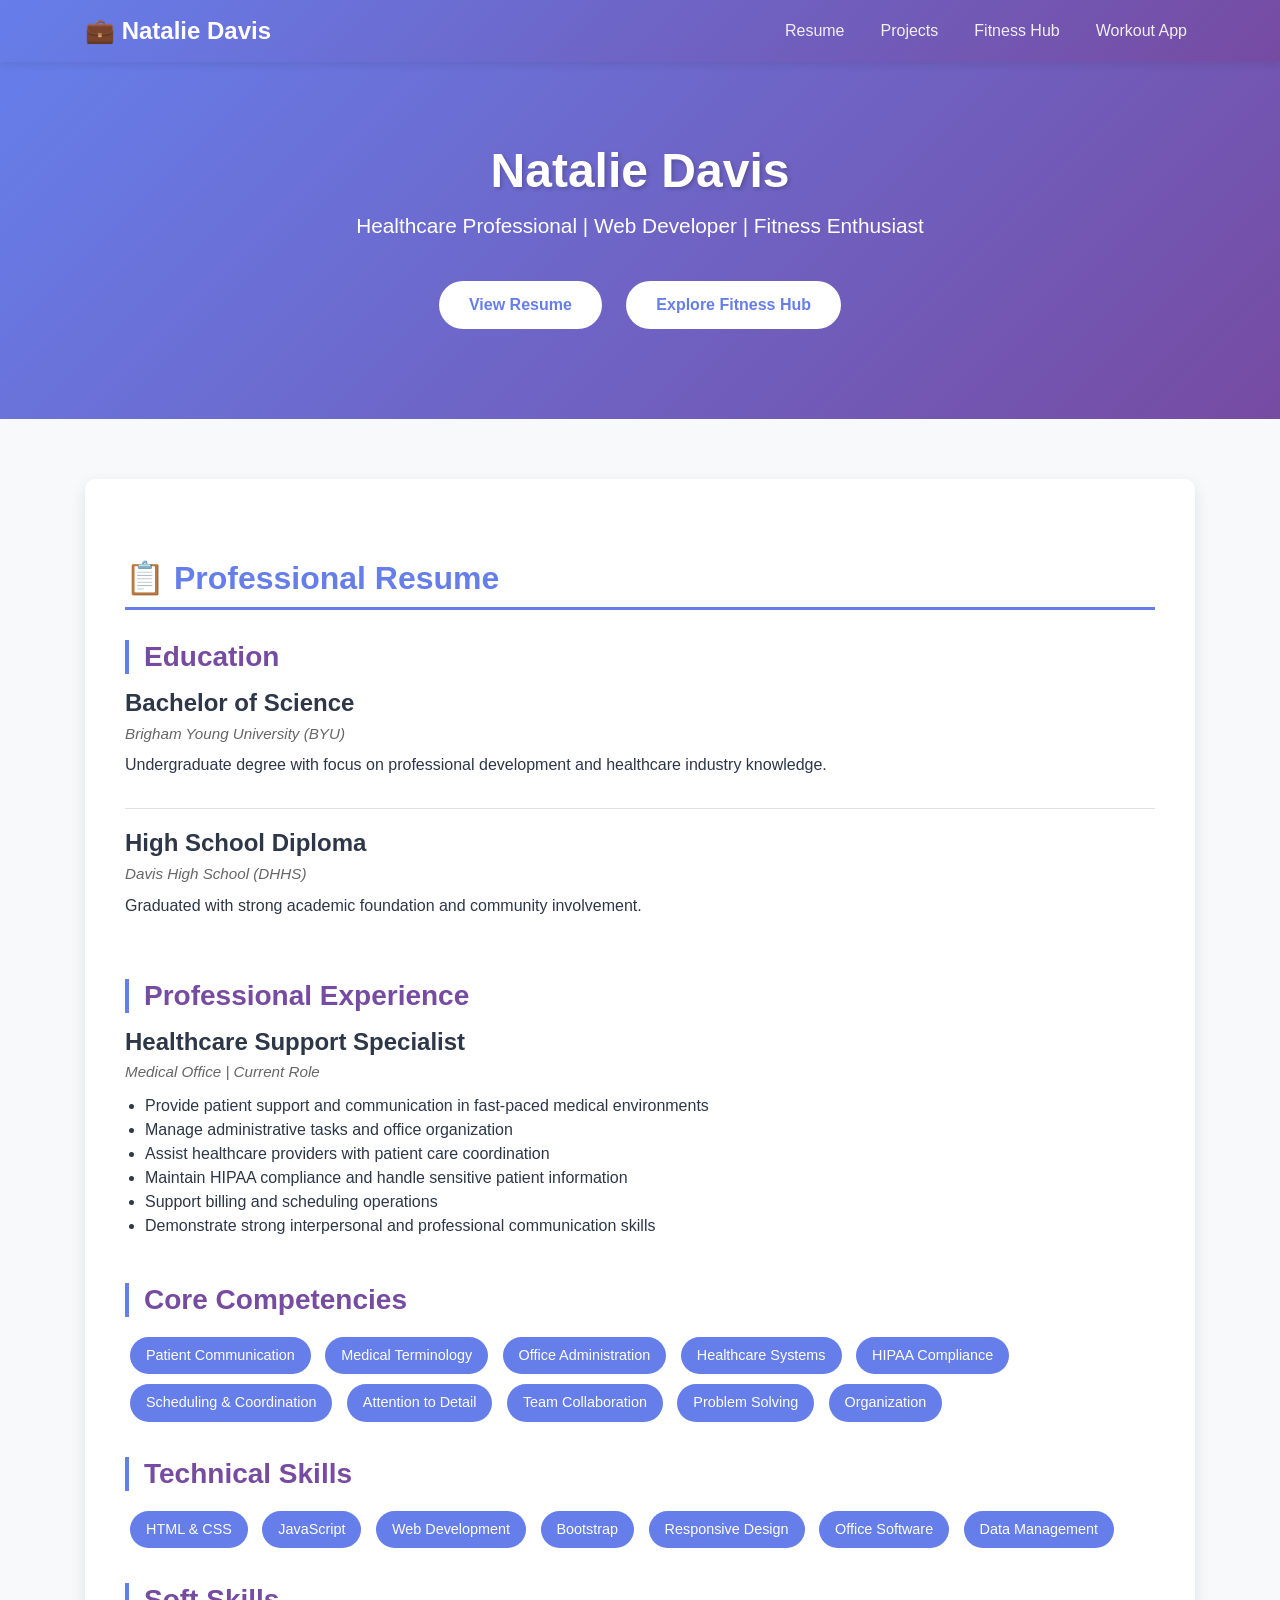
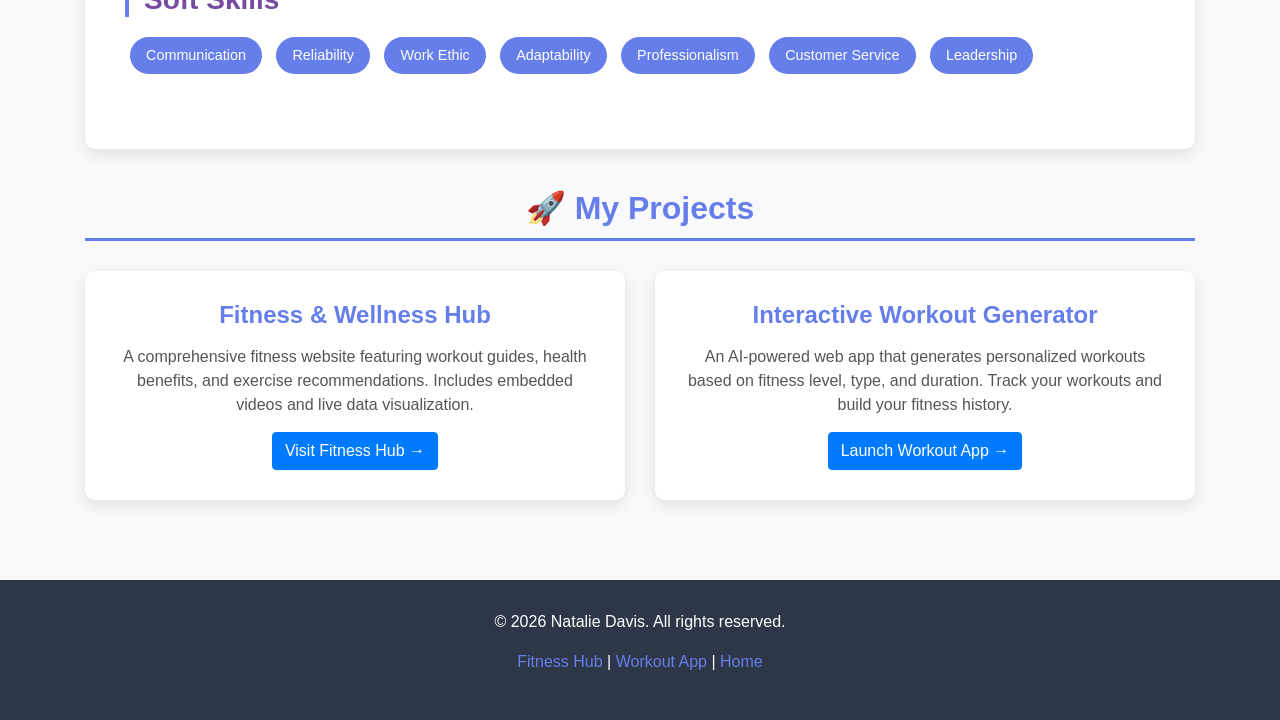
<file: index.html>
<!DOCTYPE html>
<html lang="en">
<head>
    <meta charset="UTF-8">
    <meta name="viewport" content="width=device-width, initial-scale=1.0">
    <title>Natalie Davis - Professional Portfolio</title>
    <link href="https://stackpath.bootstrapcdn.com/bootstrap/4.5.2/css/bootstrap.min.css" rel="stylesheet">
    <style>
        :root {
            --primary-color: #667eea;
            --secondary-color: #764ba2;
            --light-bg: #f8f9fa;
            --dark-text: #2d3748;
        }
        body {
            font-family: 'Segoe UI', Tahoma, Geneva, Verdana, sans-serif;
            color: var(--dark-text);
            background-color: var(--light-bg);
        }
        .navbar {
            background: linear-gradient(135deg, var(--primary-color) 0%, var(--secondary-color) 100%);
            box-shadow: 0 2px 10px rgba(0,0,0,0.1);
        }
        .navbar-brand {
            font-weight: bold;
            font-size: 1.5rem;
            color: white !important;
        }
        .nav-link {
            color: rgba(255,255,255,0.9) !important;
            margin-left: 20px;
            transition: all 0.3s ease;
        }
        .nav-link:hover {
            color: white !important;
            transform: translateY(-2px);
        }
        .hero-section {
            background: linear-gradient(135deg, var(--primary-color) 0%, var(--secondary-color) 100%);
            color: white;
            padding: 80px 20px;
            text-align: center;
            margin-bottom: 60px;
        }
        .hero-section h1 {
            font-size: 3rem;
            font-weight: bold;
            margin-bottom: 10px;
            text-shadow: 2px 2px 4px rgba(0,0,0,0.2);
        }
        .hero-section p {
            font-size: 1.3rem;
            margin-bottom: 30px;
        }
        .cta-button {
            background-color: white;
            color: var(--primary-color);
            padding: 12px 30px;
            border-radius: 50px;
            font-weight: bold;
            text-decoration: none;
            display: inline-block;
            margin: 10px;
            transition: all 0.3s ease;
        }
        .cta-button:hover {
            transform: translateY(-3px);
            box-shadow: 0 10px 20px rgba(0,0,0,0.2);
            color: var(--secondary-color);
        }
        .section-title {
            color: var(--primary-color);
            font-weight: bold;
            margin-top: 40px;
            margin-bottom: 30px;
            border-bottom: 3px solid var(--primary-color);
            padding-bottom: 10px;
        }
        .resume-container {
            background: white;
            padding: 40px;
            border-radius: 10px;
            box-shadow: 0 5px 15px rgba(0,0,0,0.1);
            margin-bottom: 40px;
        }
        .resume-section {
            margin-bottom: 30px;
        }
        .resume-section h3 {
            color: var(--secondary-color);
            font-weight: bold;
            margin-top: 20px;
            margin-bottom: 15px;
            border-left: 4px solid var(--primary-color);
            padding-left: 15px;
        }
        .resume-item {
            margin-bottom: 20px;
            padding-bottom: 15px;
            border-bottom: 1px solid #e0e0e0;
        }
        .resume-item:last-child {
            border-bottom: none;
        }
        .resume-item h4 {
            color: var(--dark-text);
            font-weight: bold;
            margin-bottom: 5px;
        }
        .resume-item .meta {
            color: #666;
            font-style: italic;
            font-size: 0.95rem;
            margin-bottom: 8px;
        }
        .resume-item ul {
            margin-top: 10px;
            margin-bottom: 0;
            padding-left: 20px;
        }
        .skill-badge {
            display: inline-block;
            background-color: var(--primary-color);
            color: white;
            padding: 8px 16px;
            border-radius: 20px;
            margin: 5px;
            font-size: 0.9rem;
        }
        .footer {
            background-color: var(--dark-text);
            color: white;
            padding: 30px 20px;
            text-align: center;
            margin-top: 60px;
        }
        .footer a {
            color: var(--primary-color);
            text-decoration: none;
        }
        .footer a:hover {
            text-decoration: underline;
        }
        .project-links {
            text-align: center;
            margin: 40px 0;
        }
        .project-card {
            background: white;
            padding: 30px;
            border-radius: 10px;
            box-shadow: 0 5px 15px rgba(0,0,0,0.1);
            margin-bottom: 20px;
            transition: all 0.3s ease;
        }
        .project-card:hover {
            transform: translateY(-5px);
            box-shadow: 0 15px 30px rgba(0,0,0,0.15);
        }
        .project-card h4 {
            color: var(--primary-color);
            font-weight: bold;
            margin-bottom: 15px;
        }
        .project-card p {
            color: #555;
            margin-bottom: 15px;
        }
    </style>
</head>
<body>
    <nav class="navbar navbar-expand-lg navbar-dark">
        <div class="container">
            <a class="navbar-brand" href="index.html">💼 Natalie Davis</a>
            <button class="navbar-toggler" type="button" data-toggle="collapse" data-target="#navbarNav">
                <span class="navbar-toggler-icon"></span>
            </button>
            <div class="collapse navbar-collapse" id="navbarNav">
                <ul class="navbar-nav ml-auto">
                    <li class="nav-item"><a class="nav-link" href="#resume">Resume</a></li>
                    <li class="nav-item"><a class="nav-link" href="#projects">Projects</a></li>
                    <li class="nav-item"><a class="nav-link" href="scratch.html">Fitness Hub</a></li>
                    <li class="nav-item"><a class="nav-link" href="app.html">Workout App</a></li>
                </ul>
            </div>
        </div>
    </nav>

    <div class="hero-section">
        <div class="container">
            <h1>Natalie Davis</h1>
            <p>Healthcare Professional | Web Developer | Fitness Enthusiast</p>
            <a href="#resume" class="cta-button">View Resume</a>
            <a href="scratch.html" class="cta-button">Explore Fitness Hub</a>
        </div>
    </div>

    <div class="container">
        <div id="resume" class="resume-container">
            <h2 class="section-title">📋 Professional Resume</h2>

            <div class="resume-section">
                <h3>Education</h3>
                <div class="resume-item">
                    <h4>Bachelor of Science</h4>
                    <div class="meta">Brigham Young University (BYU)</div>
                    <p>Undergraduate degree with focus on professional development and healthcare industry knowledge.</p>
                </div>
                <div class="resume-item">
                    <h4>High School Diploma</h4>
                    <div class="meta">Davis High School (DHHS)</div>
                    <p>Graduated with strong academic foundation and community involvement.</p>
                </div>
            </div>

            <div class="resume-section">
                <h3>Professional Experience</h3>
                <div class="resume-item">
                    <h4>Healthcare Support Specialist</h4>
                    <div class="meta">Medical Office | Current Role</div>
                    <ul>
                        <li>Provide patient support and communication in fast-paced medical environments</li>
                        <li>Manage administrative tasks and office organization</li>
                        <li>Assist healthcare providers with patient care coordination</li>
                        <li>Maintain HIPAA compliance and handle sensitive patient information</li>
                        <li>Support billing and scheduling operations</li>
                        <li>Demonstrate strong interpersonal and professional communication skills</li>
                    </ul>
                </div>
            </div>

            <div class="resume-section">
                <h3>Core Competencies</h3>
                <div>
                    <span class="skill-badge">Patient Communication</span>
                    <span class="skill-badge">Medical Terminology</span>
                    <span class="skill-badge">Office Administration</span>
                    <span class="skill-badge">Healthcare Systems</span>
                    <span class="skill-badge">HIPAA Compliance</span>
                    <span class="skill-badge">Scheduling & Coordination</span>
                    <span class="skill-badge">Attention to Detail</span>
                    <span class="skill-badge">Team Collaboration</span>
                    <span class="skill-badge">Problem Solving</span>
                    <span class="skill-badge">Organization</span>
                </div>
            </div>

            <div class="resume-section">
                <h3>Technical Skills</h3>
                <div>
                    <span class="skill-badge">HTML & CSS</span>
                    <span class="skill-badge">JavaScript</span>
                    <span class="skill-badge">Web Development</span>
                    <span class="skill-badge">Bootstrap</span>
                    <span class="skill-badge">Responsive Design</span>
                    <span class="skill-badge">Office Software</span>
                    <span class="skill-badge">Data Management</span>
                </div>
            </div>

            <div class="resume-section">
                <h3>Soft Skills</h3>
                <div>
                    <span class="skill-badge">Communication</span>
                    <span class="skill-badge">Reliability</span>
                    <span class="skill-badge">Work Ethic</span>
                    <span class="skill-badge">Adaptability</span>
                    <span class="skill-badge">Professionalism</span>
                    <span class="skill-badge">Customer Service</span>
                    <span class="skill-badge">Leadership</span>
                </div>
            </div>
        </div>

        <div id="projects" class="project-links">
            <h2 class="section-title">🚀 My Projects</h2>
            
            <div class="row">
                <div class="col-md-6">
                    <div class="project-card">
                        <h4>Fitness & Wellness Hub</h4>
                        <p>A comprehensive fitness website featuring workout guides, health benefits, and exercise recommendations. Includes embedded videos and live data visualization.</p>
                        <a href="scratch.html" class="btn btn-primary">Visit Fitness Hub →</a>
                    </div>
                </div>
                <div class="col-md-6">
                    <div class="project-card">
                        <h4>Interactive Workout Generator</h4>
                        <p>An AI-powered web app that generates personalized workouts based on fitness level, type, and duration. Track your workouts and build your fitness history.</p>
                        <a href="app.html" class="btn btn-primary">Launch Workout App →</a>
                    </div>
                </div>
            </div>
        </div>
    </div>

    <div class="footer">
        <p>&copy; 2026 Natalie Davis. All rights reserved.</p>
        <p><a href="scratch.html">Fitness Hub</a> | <a href="app.html">Workout App</a> | <a href="index.html">Home</a></p>
    </div>

    <script src="https://code.jquery.com/jquery-3.5.1.slim.min.js"></script>
    <script src="https://stackpath.bootstrapcdn.com/bootstrap/4.5.2/js/bootstrap.min.js"></script>
</body>
</html>
</file>
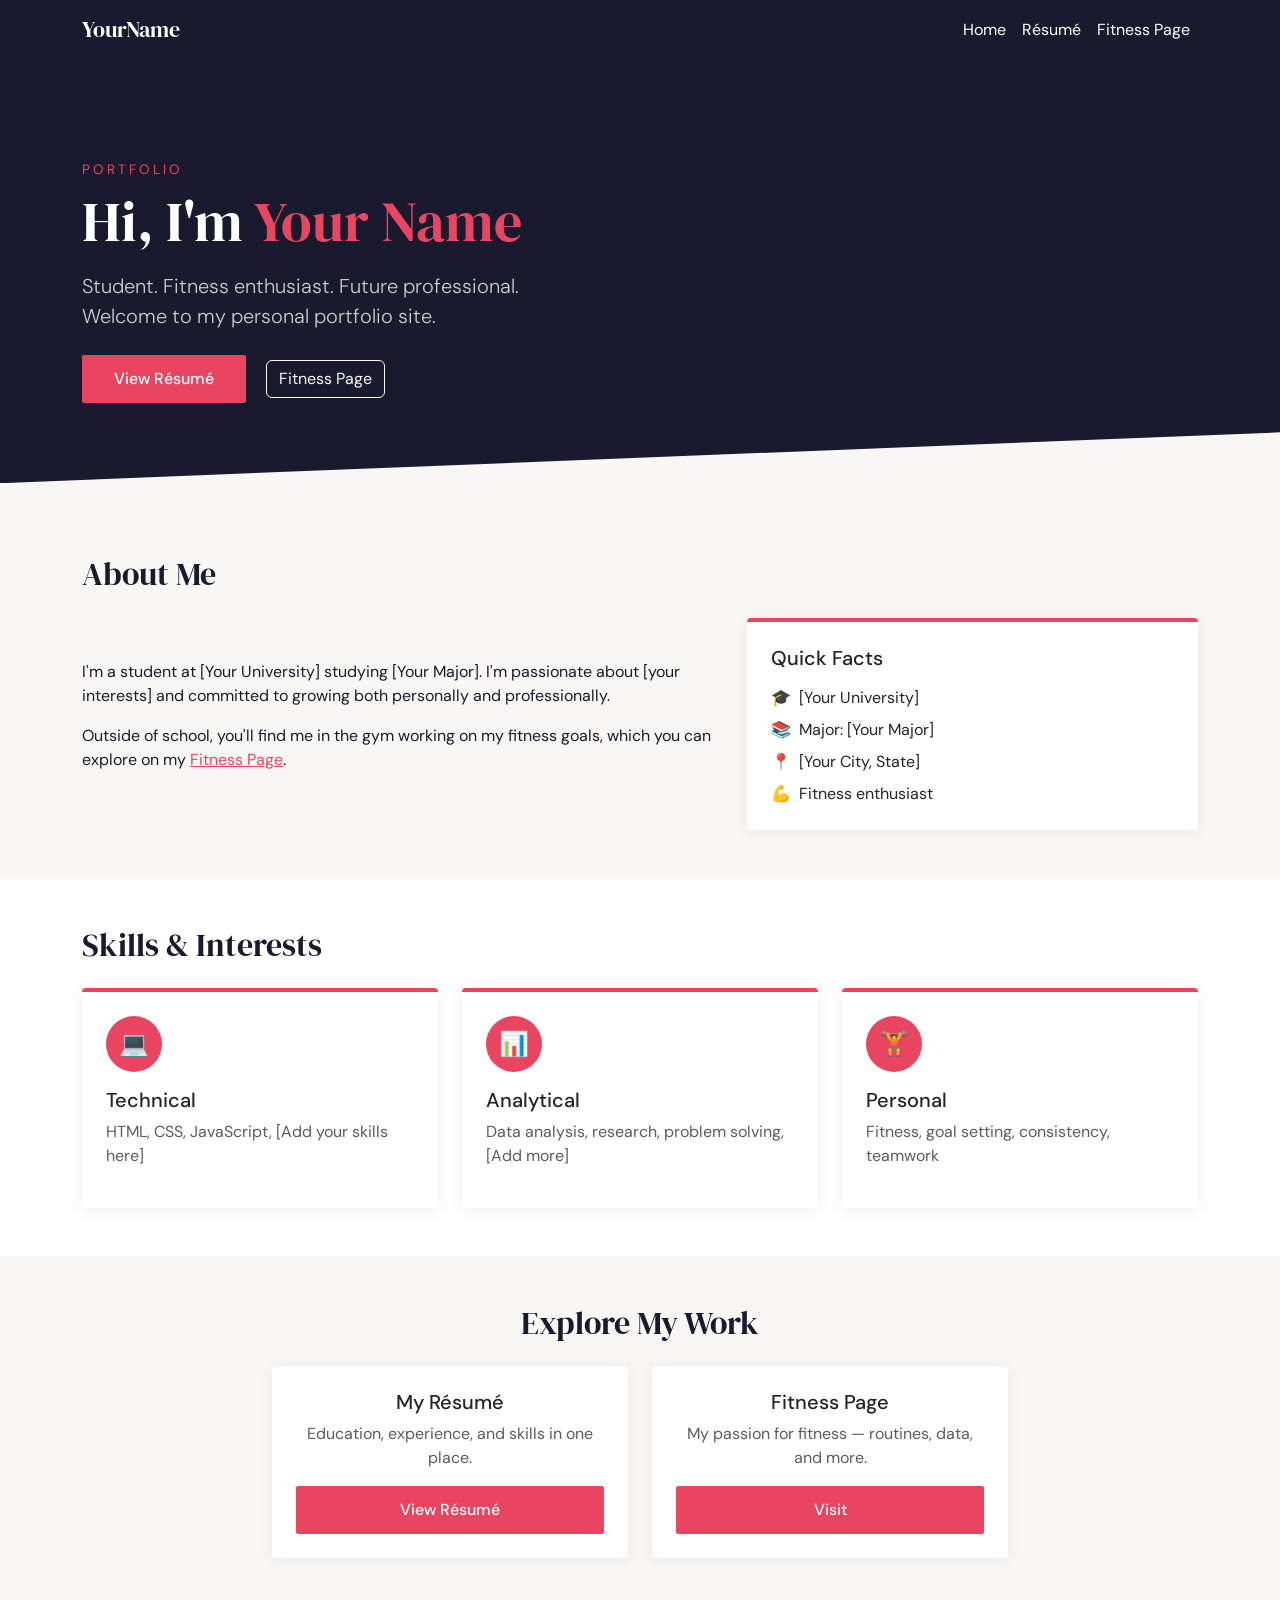
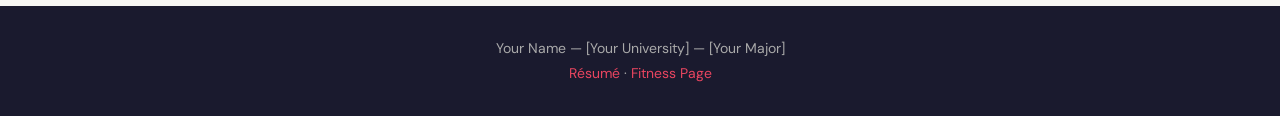
<file: files/index.html>
<!DOCTYPE html>
<html lang="en">
<head>
  <meta charset="UTF-8"/>
  <meta name="viewport" content="width=device-width, initial-scale=1.0"/>
  <title>Your Name | Portfolio</title>
  <link href="https://cdn.jsdelivr.net/npm/bootstrap@5.3.2/dist/css/bootstrap.min.css" rel="stylesheet"/>
  <link href="https://fonts.googleapis.com/css2?family=DM+Serif+Display&family=DM+Sans:wght@300;400;500&display=swap" rel="stylesheet"/>
  <style>
    :root {
      --brand: #1a1a2e;
      --accent: #e94560;
      --light-bg: #f8f7f4;
    }
    body { font-family: 'DM Sans', sans-serif; background: var(--light-bg); color: var(--brand); }
    h1, h2, h3, .display-font { font-family: 'DM Serif Display', serif; }
    .navbar { background: var(--brand) !important; }
    .navbar-brand, .nav-link { color: #fff !important; }
    .nav-link:hover { color: var(--accent) !important; }
    .hero {
      background: var(--brand);
      color: #fff;
      padding: 100px 0 80px;
      clip-path: polygon(0 0, 100% 0, 100% 88%, 0 100%);
    }
    .hero h1 { font-size: 3.5rem; }
    .hero .accent { color: var(--accent); }
    .btn-accent { background: var(--accent); color: #fff; border: none; border-radius: 2px; padding: 12px 32px; font-weight: 500; }
    .btn-accent:hover { background: #c73650; color: #fff; }
    .section-title { font-size: 2rem; margin-bottom: 1.5rem; }
    .card { border: none; border-radius: 4px; box-shadow: 0 2px 16px rgba(0,0,0,0.07); }
    .card-accent { border-top: 4px solid var(--accent); }
    .icon-circle { width: 56px; height: 56px; border-radius: 50%; background: var(--accent); display: flex; align-items: center; justify-content: center; color: #fff; font-size: 1.5rem; margin-bottom: 1rem; }
    footer { background: var(--brand); color: #aaa; padding: 32px 0; font-size: 0.875rem; }
    footer a { color: var(--accent); text-decoration: none; }
  </style>
</head>
<body>
  <nav class="navbar navbar-expand-lg">
    <div class="container">
      <a class="navbar-brand" href="index.html" style="font-family:'DM Serif Display',serif; font-size:1.4rem;">YourName</a>
      <button class="navbar-toggler" type="button" data-bs-toggle="collapse" data-bs-target="#navMenu">
        <span class="navbar-toggler-icon" style="filter:invert(1)"></span>
      </button>
      <div class="collapse navbar-collapse" id="navMenu">
        <ul class="navbar-nav ms-auto">
          <li class="nav-item"><a class="nav-link" href="index.html">Home</a></li>
          <li class="nav-item"><a class="nav-link" href="resume.html">Résumé</a></li>
          <li class="nav-item"><a class="nav-link" href="scratch.html">Fitness Page</a></li>
        </ul>
      </div>
    </div>
  </nav>

  <section class="hero">
    <div class="container">
      <p class="text-uppercase letter-spacing mb-2" style="color:var(--accent); font-size:0.85rem; letter-spacing:3px;">Portfolio</p>
      <h1>Hi, I'm <span class="accent">Your Name</span></h1>
      <p class="lead mt-3 mb-4" style="max-width:520px; color:#ccc;">Student. Fitness enthusiast. Future professional. Welcome to my personal portfolio site.</p>
      <a href="resume.html" class="btn btn-accent me-3">View Résumé</a>
      <a href="scratch.html" class="btn btn-outline-light">Fitness Page</a>
    </div>
  </section>

  <section class="py-5 mt-4">
    <div class="container">
      <h2 class="section-title">About Me</h2>
      <div class="row align-items-center g-4">
        <div class="col-md-7">
          <p>I'm a student at [Your University] studying [Your Major]. I'm passionate about [your interests] and committed to growing both personally and professionally.</p>
          <p>Outside of school, you'll find me in the gym working on my fitness goals, which you can explore on my <a href="scratch.html" style="color:var(--accent)">Fitness Page</a>.</p>
        </div>
        <div class="col-md-5">
          <div class="card card-accent p-4">
            <h5 class="mb-3">Quick Facts</h5>
            <ul class="list-unstyled mb-0">
              <li class="mb-2">🎓 &nbsp;[Your University]</li>
              <li class="mb-2">📚 &nbsp;Major: [Your Major]</li>
              <li class="mb-2">📍 &nbsp;[Your City, State]</li>
              <li>💪 &nbsp;Fitness enthusiast</li>
            </ul>
          </div>
        </div>
      </div>
    </div>
  </section>

  <section class="py-5" style="background:#fff;">
    <div class="container">
      <h2 class="section-title">Skills & Interests</h2>
      <div class="row g-4">
        <div class="col-md-4">
          <div class="card card-accent p-4 h-100">
            <div class="icon-circle">💻</div>
            <h5>Technical</h5>
            <p class="text-muted">HTML, CSS, JavaScript, [Add your skills here]</p>
          </div>
        </div>
        <div class="col-md-4">
          <div class="card card-accent p-4 h-100">
            <div class="icon-circle">📊</div>
            <h5>Analytical</h5>
            <p class="text-muted">Data analysis, research, problem solving, [Add more]</p>
          </div>
        </div>
        <div class="col-md-4">
          <div class="card card-accent p-4 h-100">
            <div class="icon-circle">🏋️</div>
            <h5>Personal</h5>
            <p class="text-muted">Fitness, goal setting, consistency, teamwork</p>
          </div>
        </div>
      </div>
    </div>
  </section>

  <section class="py-5">
    <div class="container text-center">
      <h2 class="section-title">Explore My Work</h2>
      <div class="row g-4 justify-content-center">
        <div class="col-md-4">
          <div class="card p-4">
            <h5>My Résumé</h5>
            <p class="text-muted">Education, experience, and skills in one place.</p>
            <a href="resume.html" class="btn btn-accent">View Résumé</a>
          </div>
        </div>
        <div class="col-md-4">
          <div class="card p-4">
            <h5>Fitness Page</h5>
            <p class="text-muted">My passion for fitness — routines, data, and more.</p>
            <a href="scratch.html" class="btn btn-accent">Visit</a>
          </div>
        </div>
      </div>
    </div>
  </section>

  <footer class="text-center">
    <div class="container">
      <p class="mb-1">Your Name &mdash; [Your University] &mdash; [Your Major]</p>
      <p class="mb-0"><a href="resume.html">Résumé</a> &middot; <a href="scratch.html">Fitness Page</a></p>
    </div>
  </footer>

  <script src="https://cdn.jsdelivr.net/npm/bootstrap@5.3.2/dist/js/bootstrap.bundle.min.js"></script>
</body>
</html>
</file>
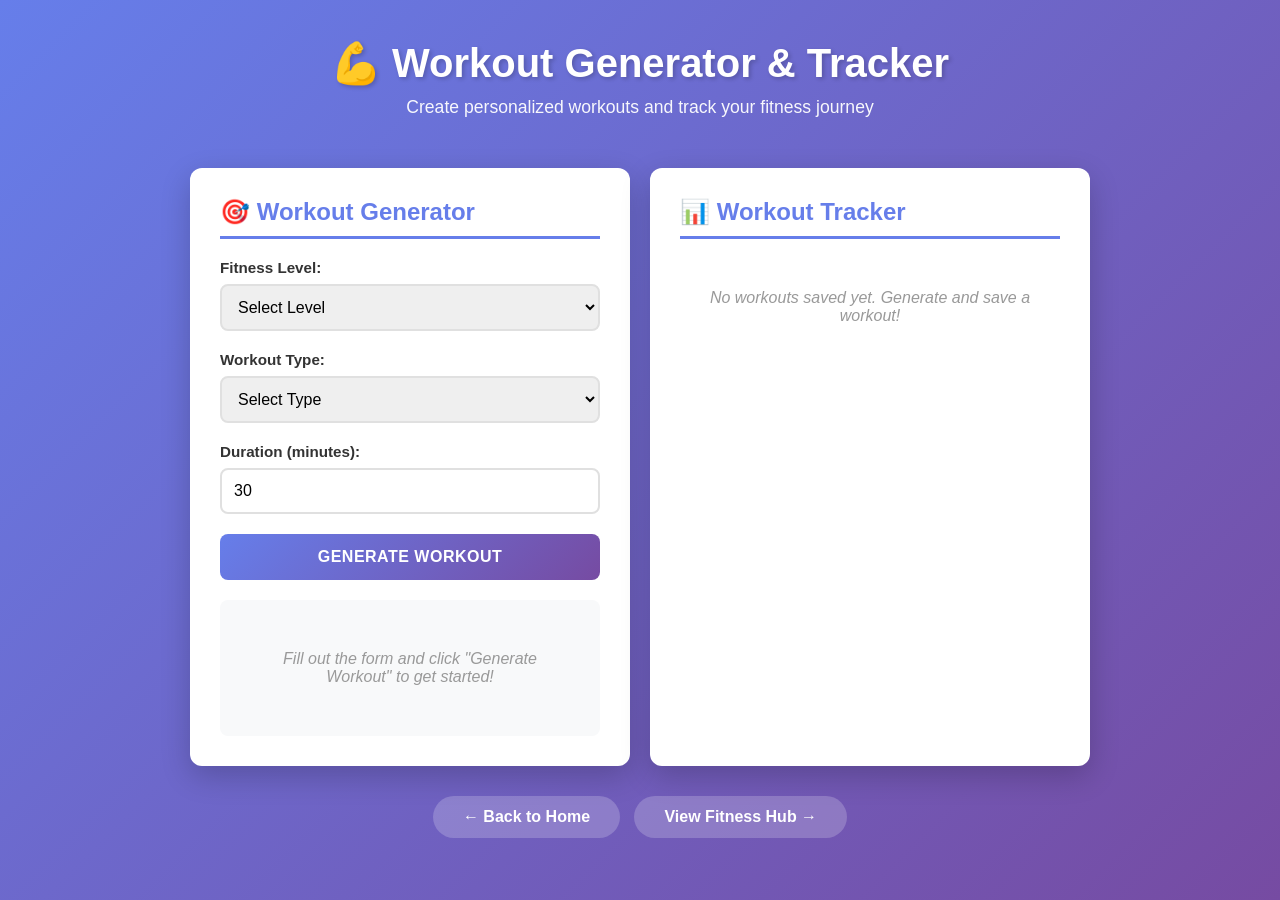
<file: app.html>
<!DOCTYPE html>
<html lang="en">
<head>
    <meta charset="UTF-8">
    <meta name="viewport" content="width=device-width, initial-scale=1.0">
    <title>Workout Generator & Tracker</title>
    <style>
        * {
            margin: 0;
            padding: 0;
            box-sizing: border-box;
        }

        body {
            font-family: 'Segoe UI', Tahoma, Geneva, Verdana, sans-serif;
            background: linear-gradient(135deg, #667eea 0%, #764ba2 100%);
            min-height: 100vh;
            padding: 20px;
        }

        .app-container {
            max-width: 900px;
            margin: 0 auto;
        }

        .header {
            text-align: center;
            color: white;
            margin-bottom: 30px;
            padding: 20px 0;
        }

        .header h1 {
            font-size: 2.5rem;
            margin-bottom: 10px;
            text-shadow: 2px 2px 4px rgba(0,0,0,0.2);
        }

        .header p {
            font-size: 1.1rem;
            opacity: 0.95;
        }

        .main-content {
            display: grid;
            grid-template-columns: 1fr 1fr;
            gap: 20px;
            margin-bottom: 30px;
        }

        .card {
            background: white;
            border-radius: 12px;
            padding: 30px;
            box-shadow: 0 10px 30px rgba(0,0,0,0.2);
        }

        .card h2 {
            color: #667eea;
            margin-bottom: 20px;
            font-size: 1.5rem;
            border-bottom: 3px solid #667eea;
            padding-bottom: 10px;
        }

        .form-group {
            margin-bottom: 20px;
        }

        label {
            display: block;
            margin-bottom: 8px;
            color: #333;
            font-weight: bold;
            font-size: 0.95rem;
        }

        select, input {
            width: 100%;
            padding: 12px;
            border: 2px solid #e0e0e0;
            border-radius: 8px;
            font-size: 1rem;
            font-family: 'Segoe UI', Tahoma, Geneva, Verdana, sans-serif;
            transition: border-color 0.3s ease;
        }

        select:focus, input:focus {
            outline: none;
            border-color: #667eea;
            box-shadow: 0 0 5px rgba(102, 126, 234, 0.3);
        }

        button {
            width: 100%;
            padding: 14px;
            background: linear-gradient(135deg, #667eea 0%, #764ba2 100%);
            color: white;
            border: none;
            border-radius: 8px;
            font-size: 1rem;
            font-weight: bold;
            cursor: pointer;
            transition: all 0.3s ease;
            text-transform: uppercase;
            letter-spacing: 0.5px;
        }

        button:hover {
            transform: translateY(-2px);
            box-shadow: 0 8px 20px rgba(102, 126, 234, 0.4);
        }

        button:active {
            transform: translateY(0);
        }

        .workout-results {
            background: #f8f9fa;
            padding: 20px;
            border-radius: 8px;
            margin-top: 20px;
            min-height: 100px;
        }

        .workout-results h3 {
            color: #667eea;
            margin-bottom: 15px;
            font-size: 1.1rem;
        }

        .exercise-item {
            background: white;
            padding: 15px;
            margin-bottom: 12px;
            border-radius: 8px;
            border-left: 4px solid #667eea;
            box-shadow: 0 2px 5px rgba(0,0,0,0.05);
        }

        .exercise-item strong {
            color: #667eea;
            display: block;
            margin-bottom: 5px;
            font-size: 1.05rem;
        }

        .exercise-item em {
            color: #666;
            display: block;
            font-size: 0.9rem;
        }

        .tracker-item {
            background: white;
            padding: 15px;
            margin-bottom: 12px;
            border-radius: 8px;
            border: 2px solid #e0e0e0;
            display: flex;
            justify-content: space-between;
            align-items: center;
            transition: all 0.3s ease;
        }

        .tracker-item:hover {
            box-shadow: 0 4px 12px rgba(0,0,0,0.1);
            border-color: #667eea;
        }

        .workout-info {
            flex: 1;
        }

        .workout-info strong {
            color: #333;
            display: block;
            margin-bottom: 5px;
        }

        .workout-info small {
            color: #999;
            font-size: 0.85rem;
        }

        .delete-btn {
            background: #ff6b6b;
            color: white;
            border: none;
            padding: 8px 15px;
            border-radius: 6px;
            cursor: pointer;
            font-size: 0.85rem;
            transition: all 0.3s ease;
            width: auto;
            margin-left: 10px;
        }

        .delete-btn:hover {
            background: #ff5252;
            transform: scale(1.05);
        }

        .add-btn {
            background: #51cf66;
            font-size: 0.9rem;
            padding: 10px;
            width: auto;
            margin-top: 10px;
        }

        .add-btn:hover {
            background: #40c057;
        }

        .empty-message {
            color: #999;
            text-align: center;
            padding: 30px 20px;
            font-style: italic;
        }

        .stats {
            background: white;
            border-radius: 12px;
            padding: 20px;
            margin-bottom: 20px;
            box-shadow: 0 4px 15px rgba(0,0,0,0.1);
            text-align: center;
        }

        .stat-box {
            display: inline-block;
            margin: 10px 15px;
            padding: 15px 25px;
            background: linear-gradient(135deg, #667eea 0%, #764ba2 100%);
            color: white;
            border-radius: 8px;
            font-size: 1.2rem;
            font-weight: bold;
        }

        .stat-label {
            font-size: 0.8rem;
            opacity: 0.9;
            display: block;
            margin-top: 5px;
        }

        @media (max-width: 768px) {
            .main-content {
                grid-template-columns: 1fr;
            }

            .header h1 {
                font-size: 2rem;
            }

            .tracker-item {
                flex-direction: column;
                align-items: flex-start;
            }

            .delete-btn {
                margin-left: 0;
                margin-top: 10px;
                width: 100%;
            }
        }

        .nav-back {
            text-align: center;
            margin-top: 30px;
        }

        .nav-back a {
            color: white;
            text-decoration: none;
            font-weight: bold;
            display: inline-block;
            padding: 12px 30px;
            background: rgba(255,255,255,0.2);
            border-radius: 25px;
            transition: all 0.3s ease;
        }

        .nav-back a:hover {
            background: rgba(255,255,255,0.3);
            transform: translateY(-2px);
        }
    </style>
</head>
<body>
    <div class="app-container">
        <div class="header">
            <h1>💪 Workout Generator & Tracker</h1>
            <p>Create personalized workouts and track your fitness journey</p>
        </div>

        <div class="main-content">
            <div class="card">
                <h2>🎯 Workout Generator</h2>
                <form id="workoutForm">
                    <div class="form-group">
                        <label for="fitnessLevel">Fitness Level:</label>
                        <select id="fitnessLevel" required>
                            <option value="">Select Level</option>
                            <option value="beginner">Beginner</option>
                            <option value="intermediate">Intermediate</option>
                            <option value="advanced">Advanced</option>
                        </select>
                    </div>

                    <div class="form-group">
                        <label for="workoutType">Workout Type:</label>
                        <select id="workoutType" required>
                            <option value="">Select Type</option>
                            <option value="cardio">Cardio</option>
                            <option value="strength">Strength Training</option>
                            <option value="flexibility">Flexibility</option>
                            <option value="hiit">HIIT</option>
                        </select>
                    </div>

                    <div class="form-group">
                        <label for="duration">Duration (minutes):</label>
                        <input type="number" id="duration" min="10" max="120" value="30" required>
                    </div>

                    <button type="submit">Generate Workout</button>
                </form>

                <div class="workout-results" id="results">
                    <p class="empty-message">Fill out the form and click "Generate Workout" to get started!</p>
                </div>
            </div>

            <div class="card">
                <h2>📊 Workout Tracker</h2>
                
                <div class="stats" id="statsContainer" style="display: none;">
                    <div class="stat-box">
                        <span id="totalWorkouts">0</span>
                        <span class="stat-label">Total Workouts</span>
                    </div>
                    <div class="stat-box">
                        <span id="totalMinutes">0</span>
                        <span class="stat-label">Total Minutes</span>
                    </div>
                </div>

                <div id="tracker">
                    <p class="empty-message">No workouts saved yet. Generate and save a workout!</p>
                </div>
            </div>
        </div>

        <div class="nav-back">
            <a href="index.html">← Back to Home</a>
            <a href="scratch.html" style="margin-left: 10px;">View Fitness Hub →</a>
        </div>
    </div>

    <script>
        const workoutDatabase = {
            beginner: {
                cardio: [
                    { name: 'Brisk Walking', duration: '20-30 min', intensity: 'Light' },
                    { name: 'Jumping Jacks', duration: '2-3 min', intensity: 'Moderate' },
                    { name: 'Marching in Place', duration: '10-15 min', intensity: 'Light' },
                    { name: 'Dancing', duration: '20-30 min', intensity: 'Moderate' }
                ],
                strength: [
                    { name: 'Bodyweight Squats', duration: '3 sets x 10 reps', intensity: 'Moderate' },
                    { name: 'Wall Push-ups', duration: '3 sets x 10 reps', intensity: 'Light' },
                    { name: 'Planks', duration: '3 sets x 20 sec', intensity: 'Moderate' },
                    { name: 'Lunges', duration: '3 sets x 8 reps', intensity: 'Moderate' }
                ],
                flexibility: [
                    { name: 'Hamstring Stretch', duration: '30 sec each leg', intensity: 'Light' },
                    { name: 'Cat-Cow Stretch', duration: '10 reps', intensity: 'Light' },
                    { name: 'Quad Stretch', duration: '30 sec each leg', intensity: 'Light' },
                    { name: 'Child\'s Pose', duration: '1 min', intensity: 'Light' }
                ],
                hiit: [
                    { name: 'Alternating Knee Raises', duration: '30 sec on, 30 sec off', intensity: 'High' },
                    { name: 'High Knees', duration: '30 sec on, 30 sec off', intensity: 'High' },
                    { name: 'Jump Rope (or simulate)', duration: '30 sec on, 30 sec off', intensity: 'High' },
                    { name: 'Burpees', duration: '20 sec on, 40 sec off', intensity: 'Very High' }
                ]
            },
            intermediate: {
                cardio: [
                    { name: 'Running', duration: '30-45 min', intensity: 'Moderate-High' },
                    { name: 'Cycling', duration: '30-45 min', intensity: 'Moderate' },
                    { name: 'Jump Rope', duration: '20-30 min', intensity: 'High' },
                    { name: 'Swimming', duration: '30-45 min', intensity: 'Moderate-High' }
                ],
                strength: [
                    { name: 'Dumbbell Squats', duration: '4 sets x 12 reps', intensity: 'High' },
                    { name: 'Push-ups', duration: '4 sets x 15 reps', intensity: 'High' },
                    { name: 'Deadlifts', duration: '4 sets x 8 reps', intensity: 'Very High' },
                    { name: 'Dumbbell Rows', duration: '4 sets x 10 reps', intensity: 'High' }
                ],
                flexibility: [
                    { name: 'Yoga Flow', duration: '30-40 min', intensity: 'Moderate' },
                    { name: 'Pilates', duration: '30-45 min', intensity: 'Moderate' },
                    { name: 'Dynamic Stretching', duration: '15-20 min', intensity: 'Light' },
                    { name: 'Deep Stretching Routine', duration: '20-30 min', intensity: 'Light' }
                ],
                hiit: [
                    { name: 'Mountain Climbers', duration: '40 sec on, 20 sec off', intensity: 'Very High' },
                    { name: 'Box Jumps', duration: '40 sec on, 20 sec off', intensity: 'Very High' },
                    { name: 'Burpees', duration: '40 sec on, 20 sec off', intensity: 'Very High' },
                    { name: 'Kettlebell Swings', duration: '40 sec on, 20 sec off', intensity: 'Very High' }
                ]
            },
            advanced: {
                cardio: [
                    { name: 'Long Distance Running', duration: '60+ min', intensity: 'High' },
                    { name: 'Triathlon Training', duration: '90+ min', intensity: 'Very High' },
                    { name: 'Speed Training', duration: '45-60 min', intensity: 'Very High' },
                    { name: 'Stair Climbing', duration: '30-45 min', intensity: 'Very High' }
                ],
                strength: [
                    { name: 'Olympic Lifting', duration: '5 sets x 5 reps', intensity: 'Maximum' },
                    { name: 'Powerlifting', duration: '5 sets x 3 reps', intensity: 'Maximum' },
                    { name: 'Advanced Bodyweight', duration: '5 sets x 20 reps', intensity: 'Very High' },
                    { name: 'Weighted Exercises', duration: '5 sets x 8 reps', intensity: 'Maximum' }
                ],
                flexibility: [
                    { name: 'Advanced Yoga', duration: '60-75 min', intensity: 'High' },
                    { name: 'Mobility Training', duration: '40-50 min', intensity: 'Moderate-High' },
                    { name: 'Active Recovery', duration: '30-45 min', intensity: 'Light-Moderate' },
                    { name: 'Fascia Release', duration: '30-40 min', intensity: 'Moderate' }
                ],
                hiit: [
                    { name: 'CrossFit WOD', duration: '45-60 min', intensity: 'Maximum' },
                    { name: 'Tabata Protocol', duration: '20-30 min', intensity: 'Maximum' },
                    { name: 'Advanced HIIT', duration: '30-40 min', intensity: 'Maximum' },
                    { name: 'Combat Training', duration: '45-60 min', intensity: 'Maximum' }
                ]
            }
        };

        const form = document.getElementById('workoutForm');
        const resultsDiv = document.getElementById('results');
        const trackerDiv = document.getElementById('tracker');
        const statsContainer = document.getElementById('statsContainer');

        form.addEventListener('submit', (e) => {
            e.preventDefault();
            generateWorkout();
        });

        function generateWorkout() {
            const level = document.getElementById('fitnessLevel').value;
            const type = document.getElementById('workoutType').value;
            const duration = document.getElementById('duration').value;

            if (!level || !type) {
                resultsDiv.innerHTML = '<p class="empty-message">Please select both fitness level and workout type!</p>';
                return;
            }

            const exercises = workoutDatabase[level][type];
            const numExercises = Math.ceil(exercises.length * (duration / 30));
            const selectedExercises = [];

            for (let i = 0; i < numExercises && i < exercises.length; i++) {
                selectedExercises.push(exercises[Math.floor(Math.random() * exercises.length)]);
            }

            displayWorkout(selectedExercises, level, type, duration);
        }

        function displayWorkout(exercises, level, type, duration) {
            let html = '<h3>Your Custom Workout</h3>';
            exercises.forEach((exercise, index) => {
                html += `
                    <div class="exercise-item">
                        <strong>${index + 1}. ${exercise.name}</strong>
                        <em>Duration: ${exercise.duration} | Intensity: ${exercise.intensity}</em>
                    </div>
                `;
            });
            html += `
                <button class="add-btn" onclick="saveWorkout('${level}', '${type}', ${duration})">Save to Tracker</button>
            `;
            resultsDiv.innerHTML = html;
        }

        function saveWorkout(level, type, duration) {
            const workouts = JSON.parse(localStorage.getItem('workouts')) || [];
            const date = new Date().toLocaleDateString();
            workouts.push({ level, type, duration, date });
            localStorage.setItem('workouts', JSON.stringify(workouts));
            updateTracker();
            alert('✅ Workout saved to tracker!');
        }

        function updateTracker() {
            const workouts = JSON.parse(localStorage.getItem('workouts')) || [];

            if (workouts.length === 0) {
                trackerDiv.innerHTML = '<p class="empty-message">No workouts saved yet. Generate and save a workout!</p>';
                statsContainer.style.display = 'none';
                return;
            }

            statsContainer.style.display = 'block';
            document.getElementById('totalWorkouts').textContent = workouts.length;
            document.getElementById('totalMinutes').textContent = workouts.reduce((sum, w) => sum + parseInt(w.duration), 0);

            let html = '';
            workouts.forEach((workout, index) => {
                html += `
                    <div class="tracker-item">
                        <div class="workout-info">
                            <strong>${workout.type.charAt(0).toUpperCase() + workout.type.slice(1)} (${workout.level})</strong>
                            <small>${workout.duration} min • ${workout.date}</small>
                        </div>
                        <button class="delete-btn" onclick="deleteWorkout(${index})">Delete</button>
                    </div>
                `;
            });
            trackerDiv.innerHTML = html;
        }

        function deleteWorkout(index) {
            const workouts = JSON.parse(localStorage.getItem('workouts')) || [];
            workouts.splice(index, 1);
            localStorage.setItem('workouts', JSON.stringify(workouts));
            updateTracker();
        }

        updateTracker();
    </script>
</body>
</html>
</file>
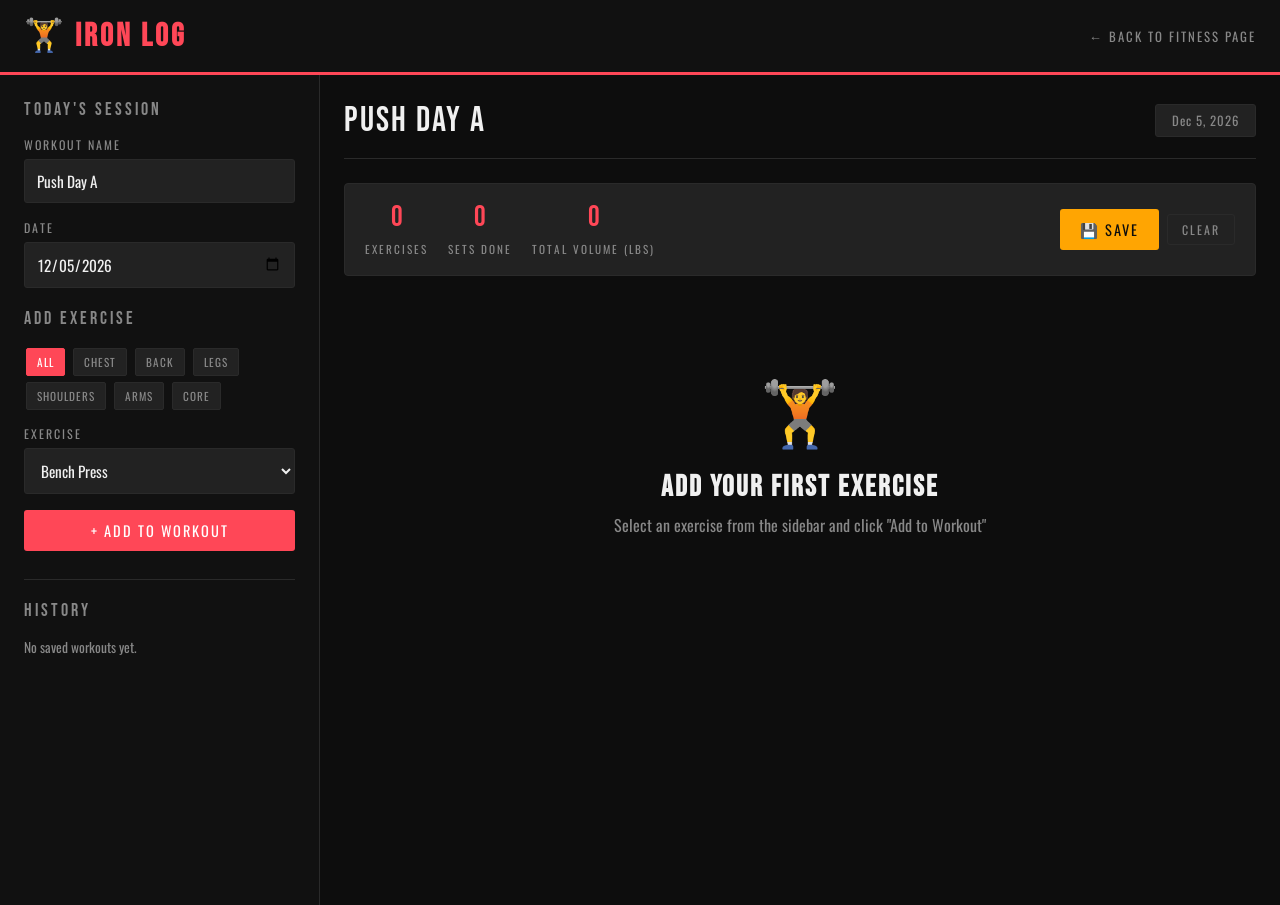
<file: files/app.html>
<!DOCTYPE html>
<html lang="en">
<head>
  <meta charset="UTF-8"/>
  <meta name="viewport" content="width=device-width, initial-scale=1.0"/>
  <title>Iron Log — Workout Tracker</title>
  <link href="https://fonts.googleapis.com/css2?family=Bebas+Neue&family=Oswald:wght@300;400;500&display=swap" rel="stylesheet"/>
  <style>
    :root {
      --bg: #0d0d0d;
      --surface: #1a1a1a;
      --surface2: #222;
      --accent: #ff4757;
      --gold: #ffa502;
      --text: #f0f0f0;
      --muted: #888;
      --border: #2a2a2a;
    }

    * { box-sizing: border-box; margin: 0; padding: 0; }

    body {
      background: var(--bg);
      color: var(--text);
      font-family: 'Oswald', sans-serif;
      min-height: 100vh;
    }

    /* Header */
    header {
      background: #111;
      border-bottom: 3px solid var(--accent);
      padding: 16px 24px;
      display: flex;
      align-items: center;
      justify-content: space-between;
    }
    header h1 {
      font-family: 'Bebas Neue', Impact, sans-serif;
      font-size: 2rem;
      color: var(--accent);
      letter-spacing: 3px;
    }
    header a {
      color: var(--muted);
      text-decoration: none;
      font-size: 0.8rem;
      text-transform: uppercase;
      letter-spacing: 2px;
    }
    header a:hover { color: var(--accent); }

    /* Layout */
    .app-layout {
      display: grid;
      grid-template-columns: 320px 1fr;
      gap: 0;
      min-height: calc(100vh - 70px);
    }

    /* Sidebar */
    .sidebar {
      background: #111;
      border-right: 1px solid var(--border);
      padding: 24px;
      overflow-y: auto;
    }

    .sidebar-title {
      font-family: 'Bebas Neue', Impact, sans-serif;
      font-size: 1.1rem;
      color: var(--muted);
      letter-spacing: 3px;
      text-transform: uppercase;
      margin-bottom: 16px;
    }

    /* Date/Workout Name */
    label {
      display: block;
      font-size: 0.75rem;
      text-transform: uppercase;
      letter-spacing: 2px;
      color: var(--muted);
      margin-bottom: 6px;
      margin-top: 16px;
    }
    input[type="text"], input[type="date"], input[type="number"], select {
      width: 100%;
      background: var(--surface2);
      border: 1px solid var(--border);
      border-radius: 3px;
      color: var(--text);
      font-family: 'Oswald', sans-serif;
      font-size: 0.95rem;
      padding: 10px 12px;
      outline: none;
      transition: border-color 0.2s;
    }
    input:focus, select:focus { border-color: var(--accent); }

    /* Buttons */
    .btn {
      display: inline-block;
      padding: 10px 20px;
      border: none;
      border-radius: 3px;
      font-family: 'Oswald', sans-serif;
      font-size: 0.9rem;
      text-transform: uppercase;
      letter-spacing: 2px;
      cursor: pointer;
      transition: background 0.2s, transform 0.1s;
    }
    .btn:active { transform: scale(0.97); }
    .btn-primary { background: var(--accent); color: #fff; width: 100%; margin-top: 16px; }
    .btn-primary:hover { background: #e0303f; }
    .btn-gold { background: var(--gold); color: #0d0d0d; }
    .btn-gold:hover { background: #e89000; }
    .btn-ghost { background: transparent; color: var(--muted); border: 1px solid var(--border); font-size: 0.75rem; padding: 6px 14px; }
    .btn-ghost:hover { border-color: var(--accent); color: var(--accent); }
    .btn-danger { background: transparent; color: #ff4757; border: 1px solid #ff4757; font-size: 0.75rem; padding: 6px 14px; }
    .btn-danger:hover { background: #ff4757; color: #fff; }

    /* Exercise selector in sidebar */
    .exercise-picker {
      margin-top: 20px;
    }

    .muscle-group-btn {
      display: inline-block;
      padding: 5px 10px;
      margin: 3px 2px;
      background: var(--surface2);
      border: 1px solid var(--border);
      border-radius: 2px;
      font-size: 0.7rem;
      text-transform: uppercase;
      letter-spacing: 1px;
      color: var(--muted);
      cursor: pointer;
      transition: all 0.15s;
    }
    .muscle-group-btn.active, .muscle-group-btn:hover {
      background: var(--accent);
      color: #fff;
      border-color: var(--accent);
    }

    /* Main area */
    .main {
      padding: 24px;
      overflow-y: auto;
    }

    /* Workout header */
    .workout-header {
      display: flex;
      align-items: center;
      justify-content: space-between;
      margin-bottom: 24px;
      padding-bottom: 16px;
      border-bottom: 1px solid var(--border);
    }

    .workout-title {
      font-family: 'Bebas Neue', Impact, sans-serif;
      font-size: 2.2rem;
      color: var(--text);
      letter-spacing: 2px;
    }
    .workout-date-badge {
      background: var(--surface2);
      border: 1px solid var(--border);
      border-radius: 3px;
      padding: 6px 16px;
      font-size: 0.8rem;
      color: var(--muted);
      letter-spacing: 1px;
    }

    /* Exercise cards */
    .exercise-card {
      background: var(--surface);
      border: 1px solid var(--border);
      border-left: 4px solid var(--accent);
      border-radius: 4px;
      padding: 20px;
      margin-bottom: 16px;
      animation: slideIn 0.2s ease;
    }
    @keyframes slideIn {
      from { opacity: 0; transform: translateY(-8px); }
      to   { opacity: 1; transform: translateY(0); }
    }

    .exercise-header {
      display: flex;
      align-items: center;
      justify-content: space-between;
      margin-bottom: 14px;
    }

    .exercise-name {
      font-family: 'Bebas Neue', Impact, sans-serif;
      font-size: 1.4rem;
      letter-spacing: 2px;
      color: var(--text);
    }

    .muscle-tag {
      background: var(--surface2);
      color: var(--muted);
      border-radius: 2px;
      padding: 3px 10px;
      font-size: 0.7rem;
      text-transform: uppercase;
      letter-spacing: 1px;
    }

    /* Sets table */
    .sets-table {
      width: 100%;
      border-collapse: collapse;
      margin-bottom: 12px;
    }
    .sets-table th {
      font-size: 0.7rem;
      text-transform: uppercase;
      letter-spacing: 2px;
      color: var(--muted);
      padding: 4px 8px;
      text-align: left;
      border-bottom: 1px solid var(--border);
    }
    .sets-table td {
      padding: 6px 4px;
      vertical-align: middle;
    }
    .set-number {
      width: 32px;
      font-family: 'Bebas Neue', Impact, sans-serif;
      font-size: 1.1rem;
      color: var(--accent);
      text-align: center;
    }
    .set-input {
      width: 80px;
      padding: 6px 8px;
      font-size: 0.9rem;
    }
    .set-complete-btn {
      background: none;
      border: 1.5px solid var(--border);
      border-radius: 50%;
      width: 28px;
      height: 28px;
      cursor: pointer;
      display: flex;
      align-items: center;
      justify-content: center;
      color: var(--muted);
      transition: all 0.15s;
      font-size: 0.85rem;
    }
    .set-complete-btn.done {
      background: #2a6e2a;
      border-color: #4CAF50;
      color: #4CAF50;
    }

    .add-set-row {
      display: flex;
      gap: 8px;
      margin-top: 4px;
    }

    /* Stats bar */
    .stats-bar {
      display: flex;
      gap: 20px;
      background: var(--surface2);
      border: 1px solid var(--border);
      border-radius: 4px;
      padding: 16px 20px;
      margin-bottom: 24px;
    }
    .stat-item { text-align: center; }
    .stat-value {
      font-family: 'Bebas Neue', Impact, sans-serif;
      font-size: 1.8rem;
      color: var(--accent);
      display: block;
    }
    .stat-label {
      font-size: 0.7rem;
      text-transform: uppercase;
      letter-spacing: 2px;
      color: var(--muted);
    }

    /* Empty state */
    .empty-state {
      text-align: center;
      padding: 60px 20px;
      color: var(--muted);
    }
    .empty-state .big-icon {
      font-size: 4rem;
      margin-bottom: 16px;
      display: block;
    }
    .empty-state h3 {
      font-family: 'Bebas Neue', Impact, sans-serif;
      font-size: 1.8rem;
      letter-spacing: 2px;
      margin-bottom: 8px;
      color: var(--text);
    }

    /* PR badge */
    .pr-badge {
      background: var(--gold);
      color: #0d0d0d;
      font-size: 0.65rem;
      text-transform: uppercase;
      letter-spacing: 1px;
      padding: 2px 8px;
      border-radius: 2px;
      font-weight: 500;
    }

    @media (max-width: 700px) {
      .app-layout { grid-template-columns: 1fr; }
      .sidebar { border-right: none; border-bottom: 1px solid var(--border); }
    }
  </style>
</head>
<body>

<header>
  <h1>🏋 Iron Log</h1>
  <a href="scratch.html">← Back to Fitness Page</a>
</header>

<div class="app-layout">
  <!-- Sidebar: Add Exercise -->
  <div class="sidebar">
    <div class="sidebar-title">Today's Session</div>

    <label>Workout Name</label>
    <input type="text" id="workoutName" placeholder="e.g. Push Day A" value="Push Day A"/>

    <label>Date</label>
    <input type="date" id="workoutDate"/>

    <div class="exercise-picker">
      <div class="sidebar-title" style="margin-top:20px;">Add Exercise</div>

      <div id="muscleFilter">
        <span class="muscle-group-btn active" onclick="filterMuscle('all', this)">All</span>
        <span class="muscle-group-btn" onclick="filterMuscle('chest', this)">Chest</span>
        <span class="muscle-group-btn" onclick="filterMuscle('back', this)">Back</span>
        <span class="muscle-group-btn" onclick="filterMuscle('legs', this)">Legs</span>
        <span class="muscle-group-btn" onclick="filterMuscle('shoulders', this)">Shoulders</span>
        <span class="muscle-group-btn" onclick="filterMuscle('arms', this)">Arms</span>
        <span class="muscle-group-btn" onclick="filterMuscle('core', this)">Core</span>
      </div>

      <label style="margin-top:12px;">Exercise</label>
      <select id="exerciseSelect"></select>

      <button class="btn btn-primary" onclick="addExercise()">+ Add to Workout</button>
    </div>

    <div style="margin-top:28px; padding-top:20px; border-top:1px solid var(--border);">
      <div class="sidebar-title">History</div>
      <div id="historyList" style="font-size:0.85rem; color:var(--muted);">No saved workouts yet.</div>
    </div>
  </div>

  <!-- Main area -->
  <div class="main">
    <div class="workout-header">
      <div class="workout-title" id="displayName">Push Day A</div>
      <div class="workout-date-badge" id="displayDate"></div>
    </div>

    <div class="stats-bar">
      <div class="stat-item">
        <span class="stat-value" id="statExercises">0</span>
        <span class="stat-label">Exercises</span>
      </div>
      <div class="stat-item">
        <span class="stat-value" id="statSets">0</span>
        <span class="stat-label">Sets Done</span>
      </div>
      <div class="stat-item">
        <span class="stat-value" id="statVolume">0</span>
        <span class="stat-label">Total Volume (lbs)</span>
      </div>
      <div style="margin-left:auto; display:flex; align-items:center; gap:8px;">
        <button class="btn btn-gold" onclick="saveWorkout()">💾 Save</button>
        <button class="btn btn-ghost" onclick="clearWorkout()">Clear</button>
      </div>
    </div>

    <div id="exerciseList">
      <div class="empty-state">
        <span class="big-icon">🏋️</span>
        <h3>Add Your First Exercise</h3>
        <p>Select an exercise from the sidebar and click "Add to Workout"</p>
      </div>
    </div>
  </div>
</div>

<script>
  // Exercise database
  const exercises = [
    { name: 'Bench Press', muscle: 'chest' },
    { name: 'Incline Dumbbell Press', muscle: 'chest' },
    { name: 'Cable Fly', muscle: 'chest' },
    { name: 'Push-ups', muscle: 'chest' },
    { name: 'Dips', muscle: 'chest' },
    { name: 'Deadlift', muscle: 'back' },
    { name: 'Pull-ups', muscle: 'back' },
    { name: 'Barbell Row', muscle: 'back' },
    { name: 'Lat Pulldown', muscle: 'back' },
    { name: 'Cable Row', muscle: 'back' },
    { name: 'Back Extension', muscle: 'back' },
    { name: 'Squat', muscle: 'legs' },
    { name: 'Romanian Deadlift', muscle: 'legs' },
    { name: 'Leg Press', muscle: 'legs' },
    { name: 'Leg Curl', muscle: 'legs' },
    { name: 'Leg Extension', muscle: 'legs' },
    { name: 'Calf Raises', muscle: 'legs' },
    { name: 'Bulgarian Split Squat', muscle: 'legs' },
    { name: 'Overhead Press', muscle: 'shoulders' },
    { name: 'Lateral Raises', muscle: 'shoulders' },
    { name: 'Front Raises', muscle: 'shoulders' },
    { name: 'Face Pulls', muscle: 'shoulders' },
    { name: 'Arnold Press', muscle: 'shoulders' },
    { name: 'Barbell Curl', muscle: 'arms' },
    { name: 'Hammer Curls', muscle: 'arms' },
    { name: 'Tricep Pushdown', muscle: 'arms' },
    { name: 'Skull Crushers', muscle: 'arms' },
    { name: 'Preacher Curl', muscle: 'arms' },
    { name: 'Plank', muscle: 'core' },
    { name: 'Crunches', muscle: 'core' },
    { name: 'Russian Twists', muscle: 'core' },
    { name: 'Hanging Leg Raises', muscle: 'core' },
  ];

  let currentFilter = 'all';
  let workout = []; // array of {id, name, muscle, sets:[{reps,weight,done}]}
  let history = JSON.parse(localStorage.getItem('ironlog_history') || '[]');

  // Init
  const dateInput = document.getElementById('workoutDate');
  const today = new Date().toISOString().split('T')[0];
  dateInput.value = today;
  document.getElementById('displayDate').textContent = formatDate(today);
  dateInput.addEventListener('change', () => {
    document.getElementById('displayDate').textContent = formatDate(dateInput.value);
  });
  document.getElementById('workoutName').addEventListener('input', e => {
    document.getElementById('displayName').textContent = e.target.value || 'Workout';
  });

  renderExerciseSelect();
  renderHistory();

  function formatDate(d) {
    if (!d) return '';
    const [y,m,day] = d.split('-');
    const months = ['Jan','Feb','Mar','Apr','May','Jun','Jul','Aug','Sep','Oct','Nov','Dec'];
    return `${months[parseInt(m)-1]} ${parseInt(day)}, ${y}`;
  }

  function filterMuscle(group, el) {
    currentFilter = group;
    document.querySelectorAll('.muscle-group-btn').forEach(b => b.classList.remove('active'));
    el.classList.add('active');
    renderExerciseSelect();
  }

  function renderExerciseSelect() {
    const sel = document.getElementById('exerciseSelect');
    const filtered = currentFilter === 'all' ? exercises : exercises.filter(e => e.muscle === currentFilter);
    sel.innerHTML = filtered.map(e => `<option value="${e.name}" data-muscle="${e.muscle}">${e.name}</option>`).join('');
  }

  function addExercise() {
    const sel = document.getElementById('exerciseSelect');
    const name = sel.value;
    const muscle = sel.selectedOptions[0]?.dataset.muscle || '';
    if (!name) return;
    const id = Date.now();
    workout.push({ id, name, muscle, sets: [{ reps: '', weight: '', done: false }] });
    renderWorkout();
  }

  function addSet(exerciseId) {
    const ex = workout.find(e => e.id === exerciseId);
    if (!ex) return;
    // Copy last set's values as default
    const last = ex.sets[ex.sets.length - 1];
    ex.sets.push({ reps: last.reps, weight: last.weight, done: false });
    renderWorkout();
  }

  function removeExercise(exerciseId) {
    workout = workout.filter(e => e.id !== exerciseId);
    renderWorkout();
  }

  function removeSet(exerciseId, setIdx) {
    const ex = workout.find(e => e.id === exerciseId);
    if (!ex || ex.sets.length <= 1) return;
    ex.sets.splice(setIdx, 1);
    renderWorkout();
  }

  function updateSet(exerciseId, setIdx, field, value) {
    const ex = workout.find(e => e.id === exerciseId);
    if (!ex) return;
    ex.sets[setIdx][field] = value;
    updateStats();
  }

  function toggleSetDone(exerciseId, setIdx) {
    const ex = workout.find(e => e.id === exerciseId);
    if (!ex) return;
    ex.sets[setIdx].done = !ex.sets[setIdx].done;
    const btn = document.getElementById(`donebtn-${exerciseId}-${setIdx}`);
    if (btn) {
      btn.classList.toggle('done', ex.sets[setIdx].done);
      btn.textContent = ex.sets[setIdx].done ? '✓' : '';
    }
    updateStats();
  }

  function renderWorkout() {
    const container = document.getElementById('exerciseList');
    if (workout.length === 0) {
      container.innerHTML = `<div class="empty-state">
        <span class="big-icon">🏋️</span>
        <h3>Add Your First Exercise</h3>
        <p>Select an exercise from the sidebar and click "Add to Workout"</p>
      </div>`;
      updateStats();
      return;
    }

    container.innerHTML = workout.map(ex => `
      <div class="exercise-card" id="card-${ex.id}">
        <div class="exercise-header">
          <div style="display:flex;align-items:center;gap:12px;">
            <div class="exercise-name">${ex.name}</div>
            <span class="muscle-tag">${ex.muscle}</span>
          </div>
          <button class="btn btn-danger" onclick="removeExercise(${ex.id})">Remove</button>
        </div>
        <table class="sets-table">
          <thead><tr>
            <th>Set</th>
            <th>Weight (lbs)</th>
            <th>Reps</th>
            <th>Done</th>
            <th></th>
          </tr></thead>
          <tbody>
            ${ex.sets.map((s, i) => `
              <tr>
                <td class="set-number">${i + 1}</td>
                <td><input class="set-input" type="number" placeholder="lbs" min="0" value="${s.weight}"
                  onchange="updateSet(${ex.id}, ${i}, 'weight', this.value)"/></td>
                <td><input class="set-input" type="number" placeholder="reps" min="0" value="${s.reps}"
                  onchange="updateSet(${ex.id}, ${i}, 'reps', this.value)"/></td>
                <td>
                  <button class="set-complete-btn ${s.done ? 'done' : ''}"
                    id="donebtn-${ex.id}-${i}"
                    onclick="toggleSetDone(${ex.id}, ${i})">
                    ${s.done ? '✓' : ''}
                  </button>
                </td>
                <td>${ex.sets.length > 1 ? `<button class="btn btn-ghost" onclick="removeSet(${ex.id}, ${i})">✕</button>` : ''}</td>
              </tr>
            `).join('')}
          </tbody>
        </table>
        <div class="add-set-row">
          <button class="btn btn-ghost" onclick="addSet(${ex.id})">+ Add Set</button>
        </div>
      </div>
    `).join('');

    updateStats();
  }

  function updateStats() {
    const totalEx = workout.length;
    let totalSets = 0, totalVolume = 0;
    workout.forEach(ex => {
      ex.sets.forEach(s => {
        if (s.done) {
          totalSets++;
          const vol = (parseFloat(s.weight) || 0) * (parseInt(s.reps) || 0);
          totalVolume += vol;
        }
      });
    });
    document.getElementById('statExercises').textContent = totalEx;
    document.getElementById('statSets').textContent = totalSets;
    document.getElementById('statVolume').textContent = totalVolume.toLocaleString();
  }

  function saveWorkout() {
    if (workout.length === 0) { alert('Add some exercises first!'); return; }
    const entry = {
      id: Date.now(),
      name: document.getElementById('workoutName').value || 'Workout',
      date: document.getElementById('workoutDate').value,
      exercises: JSON.parse(JSON.stringify(workout))
    };
    history.unshift(entry);
    if (history.length > 20) history = history.slice(0, 20);
    localStorage.setItem('ironlog_history', JSON.stringify(history));
    renderHistory();
    alert('✅ Workout saved!');
  }

  function clearWorkout() {
    if (!confirm('Clear current workout?')) return;
    workout = [];
    renderWorkout();
  }

  function renderHistory() {
    const el = document.getElementById('historyList');
    if (history.length === 0) {
      el.innerHTML = '<p>No saved workouts yet.</p>';
      return;
    }
    el.innerHTML = history.slice(0, 8).map(h => `
      <div style="padding:8px 0; border-bottom:1px solid var(--border); cursor:pointer;" onclick="loadWorkout(${h.id})">
        <div style="color:var(--text); font-size:0.9rem;">${h.name}</div>
        <div style="color:var(--muted); font-size:0.75rem;">${formatDate(h.date)} · ${h.exercises.length} exercises</div>
      </div>
    `).join('');
  }

  function loadWorkout(id) {
    const h = history.find(x => x.id === id);
    if (!h) return;
    if (!confirm(`Load "${h.name}" from ${formatDate(h.date)}?`)) return;
    workout = JSON.parse(JSON.stringify(h.exercises));
    document.getElementById('workoutName').value = h.name;
    document.getElementById('workoutDate').value = h.date;
    document.getElementById('displayName').textContent = h.name;
    document.getElementById('displayDate').textContent = formatDate(h.date);
    renderWorkout();
  }
</script>
</body>
</html>
</file>
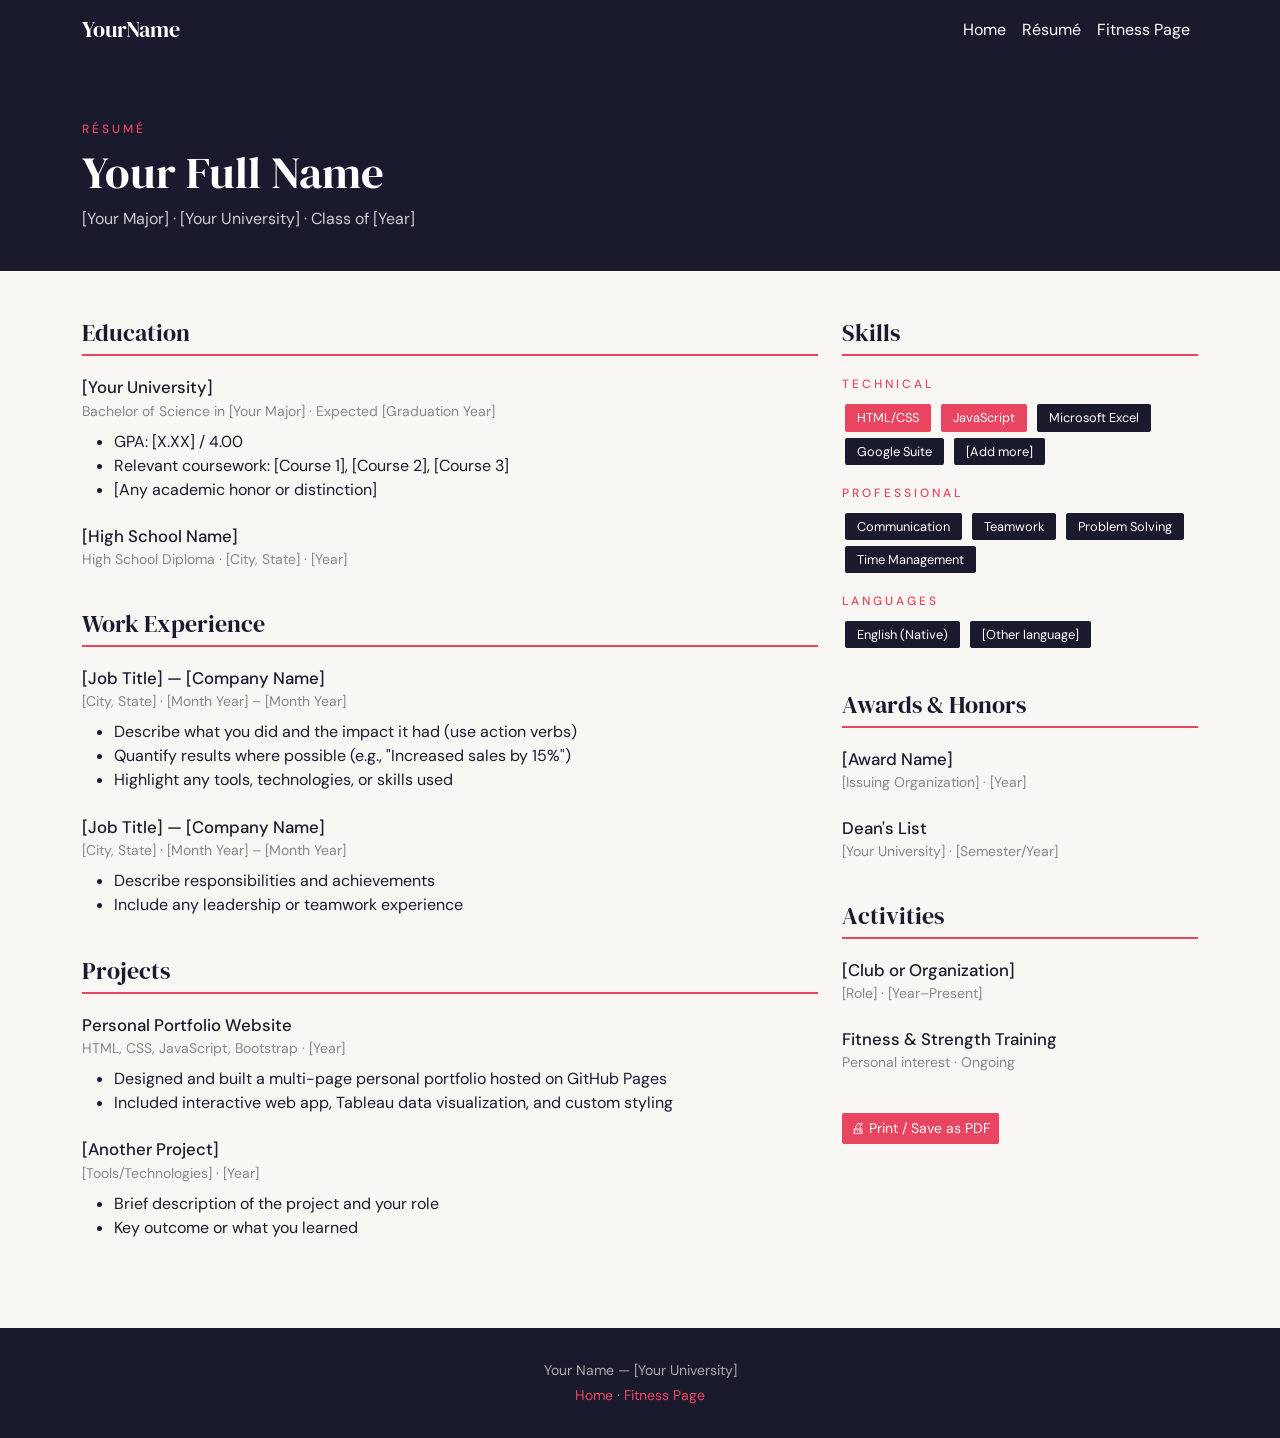
<file: files/resume.html>
<!DOCTYPE html>
<html lang="en">
<head>
  <meta charset="UTF-8"/>
  <meta name="viewport" content="width=device-width, initial-scale=1.0"/>
  <title>Résumé | Your Name</title>
  <link href="https://cdn.jsdelivr.net/npm/bootstrap@5.3.2/dist/css/bootstrap.min.css" rel="stylesheet"/>
  <link href="https://fonts.googleapis.com/css2?family=DM+Serif+Display&family=DM+Sans:wght@300;400;500&display=swap" rel="stylesheet"/>
  <style>
    :root { --brand: #1a1a2e; --accent: #e94560; --light-bg: #f8f7f4; }
    body { font-family: 'DM Sans', sans-serif; background: var(--light-bg); color: var(--brand); }
    h1,h2,h3 { font-family: 'DM Serif Display', serif; }
    .navbar { background: var(--brand) !important; }
    .navbar-brand, .nav-link { color: #fff !important; }
    .nav-link:hover { color: var(--accent) !important; }
    .resume-header { background: var(--brand); color: #fff; padding: 60px 0 40px; }
    .resume-header h1 { font-size: 2.8rem; }
    .section-label {
      text-transform: uppercase;
      letter-spacing: 3px;
      font-size: 0.75rem;
      color: var(--accent);
      font-weight: 500;
      margin-bottom: 0.5rem;
    }
    .resume-section { margin-bottom: 2.5rem; }
    .resume-section h2 {
      font-size: 1.5rem;
      border-bottom: 2px solid var(--accent);
      padding-bottom: 6px;
      margin-bottom: 1.2rem;
    }
    .entry { margin-bottom: 1.4rem; }
    .entry-title { font-weight: 500; font-size: 1.05rem; }
    .entry-meta { color: #888; font-size: 0.875rem; }
    .badge-skill {
      background: var(--brand);
      color: #fff;
      border-radius: 2px;
      padding: 4px 12px;
      font-size: 0.8rem;
      margin: 3px;
      display: inline-block;
    }
    .badge-skill.accent { background: var(--accent); }
    footer { background: var(--brand); color: #aaa; padding: 32px 0; font-size: 0.875rem; }
    footer a { color: var(--accent); text-decoration: none; }
    @media print {
      .navbar, footer, .no-print { display: none !important; }
      .resume-header { background: #fff !important; color: var(--brand) !important; padding: 20px 0; }
      .resume-header h1, .resume-header p { color: var(--brand) !important; }
    }
  </style>
</head>
<body>
  <nav class="navbar navbar-expand-lg">
    <div class="container">
      <a class="navbar-brand" href="index.html" style="font-family:'DM Serif Display',serif; font-size:1.4rem;">YourName</a>
      <button class="navbar-toggler" type="button" data-bs-toggle="collapse" data-bs-target="#navMenu">
        <span class="navbar-toggler-icon" style="filter:invert(1)"></span>
      </button>
      <div class="collapse navbar-collapse" id="navMenu">
        <ul class="navbar-nav ms-auto">
          <li class="nav-item"><a class="nav-link" href="index.html">Home</a></li>
          <li class="nav-item"><a class="nav-link active" href="resume.html">Résumé</a></li>
          <li class="nav-item"><a class="nav-link" href="scratch.html">Fitness Page</a></li>
        </ul>
      </div>
    </div>
  </nav>

  <div class="resume-header">
    <div class="container">
      <p class="section-label">Résumé</p>
      <h1>Your Full Name</h1>
      <p class="mb-0" style="color:#ccc;">[Your Major] &middot; [Your University] &middot; Class of [Year]</p>
    </div>
  </div>

  <div class="container py-5">
    <div class="row">
      <div class="col-lg-8">

        <!-- Education -->
        <div class="resume-section">
          <h2>Education</h2>
          <div class="entry">
            <div class="entry-title">[Your University]</div>
            <div class="entry-meta">Bachelor of Science in [Your Major] &middot; Expected [Graduation Year]</div>
            <ul class="mt-2">
              <li>GPA: [X.XX] / 4.00</li>
              <li>Relevant coursework: [Course 1], [Course 2], [Course 3]</li>
              <li>[Any academic honor or distinction]</li>
            </ul>
          </div>
          <div class="entry">
            <div class="entry-title">[High School Name]</div>
            <div class="entry-meta">High School Diploma &middot; [City, State] &middot; [Year]</div>
          </div>
        </div>

        <!-- Work Experience -->
        <div class="resume-section">
          <h2>Work Experience</h2>
          <div class="entry">
            <div class="entry-title">[Job Title] &mdash; [Company Name]</div>
            <div class="entry-meta">[City, State] &middot; [Month Year] &ndash; [Month Year]</div>
            <ul class="mt-2">
              <li>Describe what you did and the impact it had (use action verbs)</li>
              <li>Quantify results where possible (e.g., "Increased sales by 15%")</li>
              <li>Highlight any tools, technologies, or skills used</li>
            </ul>
          </div>
          <div class="entry">
            <div class="entry-title">[Job Title] &mdash; [Company Name]</div>
            <div class="entry-meta">[City, State] &middot; [Month Year] &ndash; [Month Year]</div>
            <ul class="mt-2">
              <li>Describe responsibilities and achievements</li>
              <li>Include any leadership or teamwork experience</li>
            </ul>
          </div>
        </div>

        <!-- Projects -->
        <div class="resume-section">
          <h2>Projects</h2>
          <div class="entry">
            <div class="entry-title">Personal Portfolio Website</div>
            <div class="entry-meta">HTML, CSS, JavaScript, Bootstrap &middot; [Year]</div>
            <ul class="mt-2">
              <li>Designed and built a multi-page personal portfolio hosted on GitHub Pages</li>
              <li>Included interactive web app, Tableau data visualization, and custom styling</li>
            </ul>
          </div>
          <div class="entry">
            <div class="entry-title">[Another Project]</div>
            <div class="entry-meta">[Tools/Technologies] &middot; [Year]</div>
            <ul class="mt-2">
              <li>Brief description of the project and your role</li>
              <li>Key outcome or what you learned</li>
            </ul>
          </div>
        </div>

      </div>

      <div class="col-lg-4">

        <!-- Skills -->
        <div class="resume-section">
          <h2>Skills</h2>
          <p class="section-label">Technical</p>
          <div class="mb-3">
            <span class="badge-skill accent">HTML/CSS</span>
            <span class="badge-skill accent">JavaScript</span>
            <span class="badge-skill">Microsoft Excel</span>
            <span class="badge-skill">Google Suite</span>
            <span class="badge-skill">[Add more]</span>
          </div>
          <p class="section-label">Professional</p>
          <div class="mb-3">
            <span class="badge-skill">Communication</span>
            <span class="badge-skill">Teamwork</span>
            <span class="badge-skill">Problem Solving</span>
            <span class="badge-skill">Time Management</span>
          </div>
          <p class="section-label">Languages</p>
          <div>
            <span class="badge-skill">English (Native)</span>
            <span class="badge-skill">[Other language]</span>
          </div>
        </div>

        <!-- Awards & Honors -->
        <div class="resume-section">
          <h2>Awards & Honors</h2>
          <div class="entry">
            <div class="entry-title">[Award Name]</div>
            <div class="entry-meta">[Issuing Organization] &middot; [Year]</div>
          </div>
          <div class="entry">
            <div class="entry-title">Dean's List</div>
            <div class="entry-meta">[Your University] &middot; [Semester/Year]</div>
          </div>
        </div>

        <!-- Activities -->
        <div class="resume-section">
          <h2>Activities</h2>
          <div class="entry">
            <div class="entry-title">[Club or Organization]</div>
            <div class="entry-meta">[Role] &middot; [Year–Present]</div>
          </div>
          <div class="entry">
            <div class="entry-title">Fitness & Strength Training</div>
            <div class="entry-meta">Personal interest &middot; Ongoing</div>
          </div>
        </div>

        <div class="no-print">
          <button onclick="window.print()" class="btn btn-sm" style="background:var(--accent);color:#fff;border-radius:2px;">🖨 Print / Save as PDF</button>
        </div>

      </div>
    </div>
  </div>

  <footer class="text-center">
    <div class="container">
      <p class="mb-1">Your Name &mdash; [Your University]</p>
      <p class="mb-0"><a href="index.html">Home</a> &middot; <a href="scratch.html">Fitness Page</a></p>
    </div>
  </footer>

  <script src="https://cdn.jsdelivr.net/npm/bootstrap@5.3.2/dist/js/bootstrap.bundle.min.js"></script>
</body>
</html>
</file>
